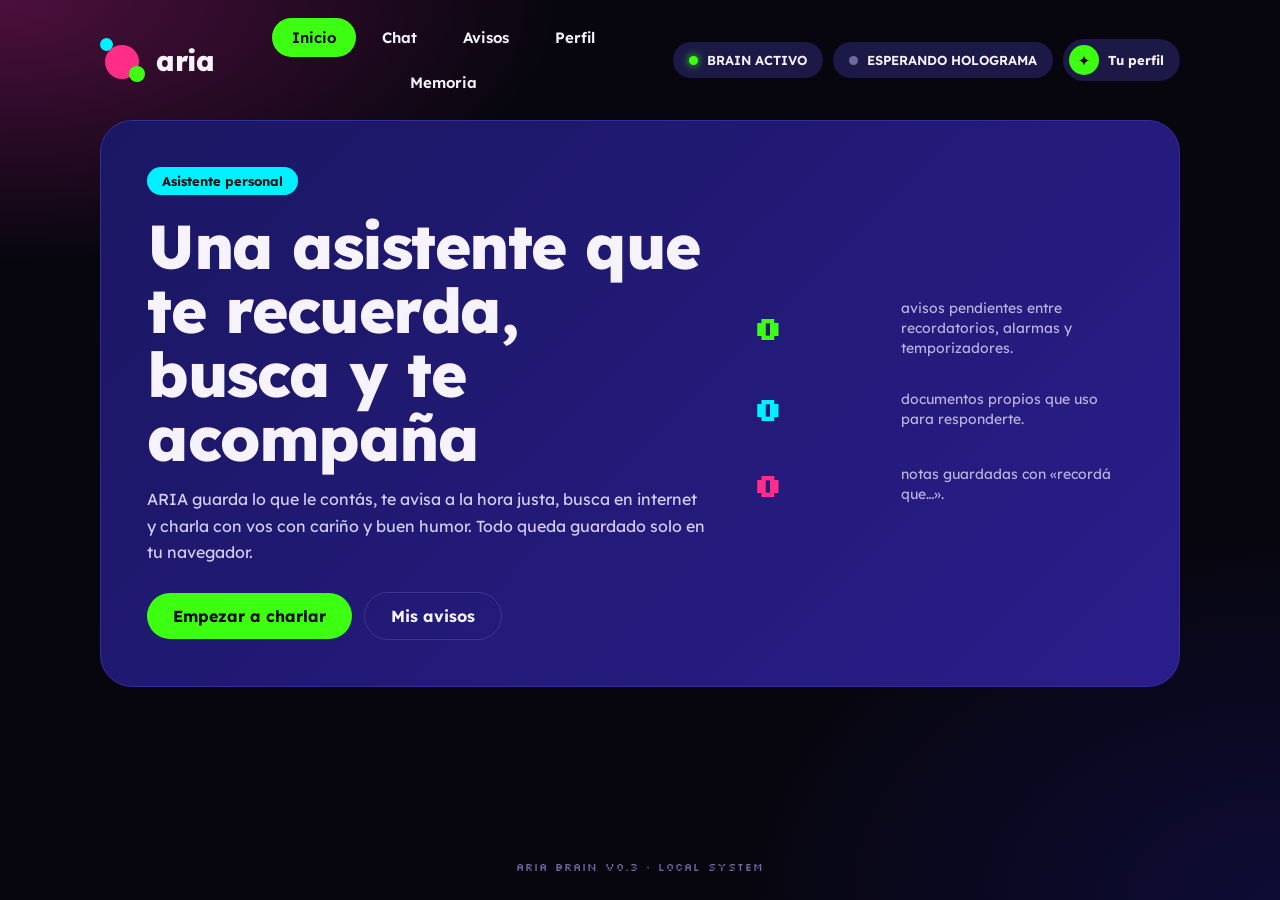
<file: brain/index.html>
<!DOCTYPE html>
<html lang="es">

<head>
    <meta charset="UTF-8">
    <meta name="viewport" content="width=device-width, initial-scale=1.0">
    <meta name="theme-color" content="#07060f">
    <title>ARIA · asistente personal</title>
    <link rel="preconnect" href="https://fonts.googleapis.com">
    <link rel="preconnect" href="https://fonts.gstatic.com" crossorigin>
    <link href="https://fonts.googleapis.com/css2?family=Lexend:wght@400;500;600;700;800&family=Silkscreen:wght@400;700&display=swap" rel="stylesheet">
    <link rel="stylesheet" href="./style.css">
</head>

<body>

    <main class="app">

        <header>
            <div class="brand">
                <span class="logo" aria-hidden="true"><i class="a"></i><i class="b"></i><i class="c"></i></span>
                <h1>aria</h1>
            </div>

            <nav class="tabs" role="tablist">
                <button type="button" class="tab active" data-tab="home">Inicio</button>
                <button type="button" class="tab" data-tab="chat">Chat</button>
                <button type="button" class="tab" data-tab="reminders">Avisos</button>
                <button type="button" class="tab" data-tab="profile">Perfil</button>
                <button type="button" class="tab" data-tab="knowledge">Memoria</button>
            </nav>

            <div class="chips">
                <span class="chip" id="brainChip"><i class="dot"></i><span id="brainStatus">INICIANDO</span></span>
                <span class="chip"><i class="dot off" id="holoDot"></i><span id="holoStatus">ESPERANDO HOLOGRAMA</span></span>
                <button type="button" class="chip user" id="userChip" data-go="profile">
                    <span class="avatar">✦</span><b id="userName">Tu perfil</b>
                </button>
            </div>
        </header>

        <!-- Aviso sonando -->
        <section id="ringBanner" class="ring" hidden>
            <span id="ringText">🔔</span>
            <div class="ring-actions">
                <button type="button" id="ringStop">Detener</button>
                <button type="button" id="ringSnooze" class="ghost">Posponer 5 min</button>
            </div>
        </section>

        <!-- INICIO -->
        <section class="panel active" id="panel-home">
            <div class="hero">
                <div class="hero-text">
                    <span class="tag">Asistente personal</span>
                    <h2>Una asistente que te recuerda, busca y te acompaña</h2>
                    <p>ARIA guarda lo que le contás, te avisa a la hora justa, busca en internet y charla con vos con cariño y buen humor. Todo queda guardado solo en tu navegador.</p>
                    <div class="row">
                        <button type="button" data-go="chat">Empezar a charlar</button>
                        <button type="button" class="ghost" data-go="reminders">Mis avisos</button>
                    </div>
                </div>

                <div class="stats">
                    <div class="stat"><b class="px green" id="stReminders">0</b><span>avisos pendientes entre recordatorios, alarmas y temporizadores.</span></div>
                    <div class="stat"><b class="px cyan" id="stDocs">0</b><span>documentos propios que uso para responderte.</span></div>
                    <div class="stat"><b class="px pink" id="stNotes">0</b><span>notas guardadas con «recordá que…».</span></div>
                </div>
            </div>
        </section>

        <!-- CHAT -->
        <section class="panel card" id="panel-chat">
            <section class="ai-bar">
                <span id="aiStatus">IA generativa: apagada</span>
                <progress id="aiProgress" max="1" value="0" hidden></progress>
                <button id="aiButton" type="button" class="ghost small">Activar IA generativa</button>
            </section>

            <section id="chat" class="chat" aria-live="polite"></section>

            <form id="messageForm">
                <input id="messageInput" type="text" placeholder="Escribime algo…" autocomplete="off" required>
                <button id="sendButton" type="submit">Enviar</button>
            </form>
        </section>

        <!-- AVISOS -->
        <section class="panel card" id="panel-reminders">
            <h2>Recordatorios, alarmas y temporizadores</h2>
            <p class="hint">También podés pedírmelos en el chat: «recordame mañana a las 8 llamar a mi hija».</p>
            <ul id="reminderList" class="list"></ul>

            <form id="reminderForm" class="stack-form">
                <select id="reminderKind" aria-label="Tipo">
                    <option value="reminder">🔔 Recordatorio</option>
                    <option value="alarm">⏰ Alarma</option>
                </select>
                <input id="reminderText" type="text" placeholder="¿Qué te recuerdo?" autocomplete="off">
                <input id="reminderWhen" type="datetime-local" required>
                <button type="submit">Agregar</button>
            </form>

            <div class="row">
                <button type="button" id="notifyButton" class="ghost">Activar avisos del navegador</button>
                <span id="notifyState" class="hint"></span>
            </div>
            <p class="hint">Las alarmas suenan mientras esta página esté abierta.</p>
        </section>

        <!-- PERFIL -->
        <section class="panel card" id="panel-profile">
            <h2>Tu perfil</h2>
            <p class="hint">Todo se guarda solo en este navegador. También lo aprendo charlando con vos.</p>
            <form id="profileForm" class="stack-form grid2">
                <label>Nombre <input id="pfName" type="text" autocomplete="off"></label>
                <label>Cómo querés que te diga <input id="pfNick" type="text" autocomplete="off"></label>
                <label>Cumpleaños <input id="pfBirthday" type="text" placeholder="ej.: 5 de mayo" autocomplete="off"></label>
                <label>Edad <input id="pfAge" type="text" inputmode="numeric" autocomplete="off"></label>
                <label>Ciudad <input id="pfCity" type="text" autocomplete="off"></label>
                <label>Cosas que te gustan (separadas por coma) <input id="pfLikes" type="text" autocomplete="off"></label>
                <label>Cosas que no te gustan <input id="pfDislikes" type="text" autocomplete="off"></label>
                <label class="wide">Otras notas sobre vos <textarea id="pfNotes" rows="3"></textarea></label>
                <div class="row wide">
                    <button type="submit">Guardar perfil</button>
                    <button type="button" id="pfReset" class="ghost danger">Borrar perfil</button>
                    <span id="pfSaved" class="hint"></span>
                </div>
            </form>
        </section>

        <!-- MEMORIA -->
        <section class="panel card" id="panel-knowledge">
            <h2>Memoria y documentos</h2>
            <p class="hint">Lo que agregues acá lo uso para responderte (por ejemplo: tus medicinas, recetas, teléfonos).</p>

            <form id="docForm" class="stack-form">
                <input id="docTitle" type="text" placeholder="Título (ej.: Mis medicinas)" autocomplete="off">
                <textarea id="docText" rows="5" placeholder="Pegá o escribí el texto acá…"></textarea>
                <div class="row">
                    <button type="submit">Guardar documento</button>
                    <label class="file">Subir .txt / .md / .csv<input id="docFile" type="file" accept=".txt,.md,.csv,.json,text/plain"></label>
                    <span id="docMsg" class="hint"></span>
                </div>
            </form>

            <h3>Documentos guardados</h3>
            <ul id="docList" class="list"></ul>

            <h3>Notas («recordá que…»)</h3>
            <ul id="noteList" class="list"></ul>
        </section>

        <footer>ARIA BRAIN v0.3 · LOCAL SYSTEM</footer>
    </main>

    <script type="module" src="./js/ui.js"></script>
</body>

</html>
</file>
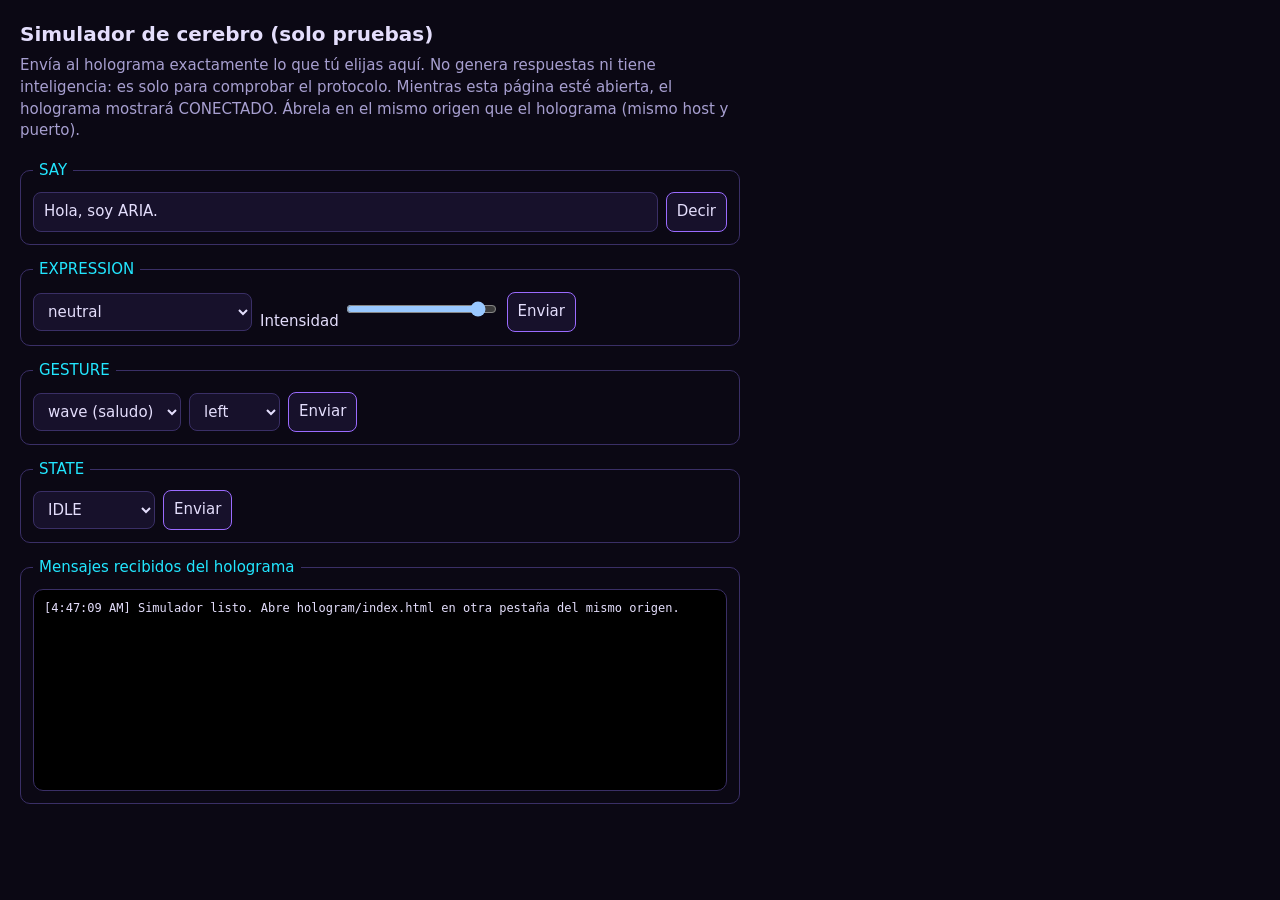
<file: link/test-brain.html>
<!DOCTYPE html>
<html lang="es">
<head>
  <meta charset="UTF-8">
  <meta name="viewport" content="width=device-width, initial-scale=1">
  <title>ARIA LINK · Simulador de cerebro (solo pruebas)</title>
  <style>
    :root { color-scheme: dark; }
    body { margin: 0; padding: 20px; max-width: 720px; background: #0b0814; color: #e4defc; font: 15px/1.45 "Segoe UI", system-ui, sans-serif; }
    h1 { font-size: 20px; margin: 0 0 6px; }
    p.note { margin: 0 0 18px; color: #a79fd0; }
    fieldset { margin: 0 0 14px; padding: 10px 12px 12px; border: 1px solid #3a2f66; border-radius: 10px; }
    legend { padding: 0 6px; color: #22e6ff; }
    .row { display: flex; flex-wrap: wrap; gap: 8px; align-items: center; }
    input[type="text"] { flex: 1 1 260px; min-width: 0; }
    input, select, button { font: inherit; padding: 8px 10px; color: #e4defc; background: #17112b; border: 1px solid #3a2f66; border-radius: 8px; }
    button { cursor: pointer; border-color: #9b6bff; }
    button:hover { background: #241a45; }
    button:focus-visible, input:focus-visible, select:focus-visible { outline: 2px solid #22e6ff; outline-offset: 2px; }
    pre { height: 180px; overflow: auto; margin: 0; padding: 10px; background: #000; border: 1px solid #3a2f66; border-radius: 10px; font-size: 12px; white-space: pre-wrap; }
  </style>
</head>
<body>
  <h1>Simulador de cerebro (solo pruebas)</h1>
  <p class="note">
    Envía al holograma exactamente lo que tú elijas aquí. No genera respuestas ni tiene inteligencia:
    es solo para comprobar el protocolo. Mientras esta página esté abierta, el holograma mostrará CONECTADO.
    Ábrela en el mismo origen que el holograma (mismo host y puerto).
  </p>

  <fieldset>
    <legend>SAY</legend>
    <div class="row">
      <input id="say-text" type="text" value="Hola, soy ARIA." aria-label="Texto que dirá ARIA">
      <button id="btn-say" type="button">Decir</button>
    </div>
  </fieldset>

  <fieldset>
    <legend>EXPRESSION</legend>
    <div class="row">
      <select id="expr-name" aria-label="Expresión">
        <option value="neutral">neutral</option>
        <option value="happy">happy (feliz)</option>
        <option value="sad">sad (triste)</option>
        <option value="surprised">surprised (sorprendida)</option>
        <option value="thinking">thinking (pensativa)</option>
        <option value="confused">confused (confundida)</option>
        <option value="angry">angry (enfadada)</option>
      </select>
      <label>Intensidad <input id="expr-int" type="range" min="0" max="1" step="0.1" value="1"></label>
      <button id="btn-expr" type="button">Enviar</button>
    </div>
  </fieldset>

  <fieldset>
    <legend>GESTURE</legend>
    <div class="row">
      <select id="gest-name" aria-label="Gesto">
        <option value="wave">wave (saludo)</option>
        <option value="nod">nod (asentir)</option>
        <option value="shake">shake (negar)</option>
        <option value="look">look (mirar)</option>
      </select>
      <select id="gest-dir" aria-label="Dirección de la mirada">
        <option value="left">left</option>
        <option value="right">right</option>
        <option value="up">up</option>
        <option value="down">down</option>
        <option value="center">center</option>
      </select>
      <button id="btn-gest" type="button">Enviar</button>
    </div>
  </fieldset>

  <fieldset>
    <legend>STATE</legend>
    <div class="row">
      <select id="state-name" aria-label="Estado">
        <option>IDLE</option>
        <option>LISTENING</option>
        <option>THINKING</option>
        <option>SPEAKING</option>
        <option>HAPPY</option>
        <option>ERROR</option>
      </select>
      <button id="btn-state" type="button">Enviar</button>
    </div>
  </fieldset>

  <fieldset>
    <legend>Mensajes recibidos del holograma</legend>
    <pre id="log" aria-live="polite"></pre>
  </fieldset>

  <script src="aria-link.js"></script>
  <script>
    (function () {
      var logEl = document.getElementById('log');
      function log(text) {
        var time = new Date().toLocaleTimeString();
        logEl.textContent += '[' + time + '] ' + text + '\n';
        logEl.scrollTop = logEl.scrollHeight;
      }

      var link = AriaLink.connect({
        onUserMessage: function (text) { log('USER_MESSAGE: ' + text); },
        onHologramReady: function (status) { log('HOLOGRAM_READY (estado: ' + status.state + ', VRM cargado: ' + status.vrmLoaded + ')'); },
        onHologramStatus: function (status) { /* llega cada pocos segundos; no se registra para no llenar el log */ },
      });

      function $(id) { return document.getElementById(id); }
      $('btn-say').addEventListener('click', function () { link.say($('say-text').value); log('→ SAY'); });
      $('btn-expr').addEventListener('click', function () {
        link.expression($('expr-name').value, Number($('expr-int').value));
        log('→ EXPRESSION ' + $('expr-name').value);
      });
      $('btn-gest').addEventListener('click', function () {
        var name = $('gest-name').value;
        link.gesture(name, name === 'look' ? $('gest-dir').value : undefined);
        log('→ GESTURE ' + name);
      });
      $('btn-state').addEventListener('click', function () { link.state($('state-name').value); log('→ STATE ' + $('state-name').value); });

      log('Simulador listo. Abre hologram/index.html en otra pestaña del mismo origen.');
    })();
  </script>
</body>
</html>
</file>
<file: brain/style.css>
/* ARIA BRAIN · estética neón sobre fondo oscuro (verde, cian, rosa e índigo) */

:root {
    --bg: #07060f;
    --ink: #f6f3ff;
    --muted: #b9b3dc;
    --green: #3dff12;
    --cyan: #00f0ff;
    --pink: #ff2d87;
    --line: #3a3590;
    --chip: #1c1946;
    --field: #0d0b2b;
    --card-a: #16144f;
    --card-b: #221a7c;
    --display: "Lexend", "Segoe UI", system-ui, sans-serif;
    --pixel: "Silkscreen", "Courier New", monospace;
}

* { box-sizing: border-box; }

html, body { margin: 0; min-height: 100%; }

body {
    font-family: var(--display);
    color: var(--ink);
    background:
        radial-gradient(900px 420px at 0% 0%, #4d0f3d 0%, transparent 62%),
        radial-gradient(900px 600px at 100% 100%, #1a137066 0%, transparent 60%),
        var(--bg);
    background-attachment: fixed;
}

.app {
    max-width: 1120px;
    margin: 0 auto;
    padding: 18px 20px 26px;
    min-height: 100dvh;
    display: flex;
    flex-direction: column;
    gap: 18px;
}

/* ---------- encabezado ---------- */

header { display: flex; align-items: center; gap: 18px; flex-wrap: wrap; }

.brand { display: flex; align-items: center; gap: 10px; }
.logo { position: relative; width: 46px; height: 44px; flex: none; }
.logo i { position: absolute; border-radius: 50%; }
.logo .a { width: 34px; height: 34px; background: var(--pink); left: 5px; top: 7px; }
.logo .b { width: 13px; height: 13px; background: var(--cyan); left: 0; top: 0; }
.logo .c { width: 16px; height: 16px; background: var(--green); right: 1px; bottom: 0; }
.brand h1 { margin: 0; font-size: 28px; font-weight: 800; letter-spacing: -0.5px; }

.tabs { display: flex; gap: 6px; flex: 1; justify-content: center; flex-wrap: wrap; }

.tab {
    position: relative;
    padding: 10px 20px;
    background: transparent;
    color: var(--ink);
    font-weight: 600;
    font-size: 15px;
}
.tab:hover { background: #ffffff14; }
.tab.active { background: var(--green); color: #07060f; }
.tab.has-new::after {
    content: "";
    position: absolute;
    top: 6px; right: 8px;
    width: 9px; height: 9px;
    border-radius: 50%;
    background: var(--pink);
    box-shadow: 0 0 10px var(--pink);
}

.chips { display: flex; gap: 10px; align-items: center; }

.chip {
    display: inline-flex;
    align-items: center;
    gap: 9px;
    padding: 10px 16px;
    border-radius: 999px;
    background: var(--chip);
    color: var(--ink);
    font-size: 13px;
    font-weight: 600;
}
.chip .dot { width: 9px; height: 9px; border-radius: 50%; background: var(--green); box-shadow: 0 0 8px var(--green); }
.chip .dot.off { background: #6f69a3; box-shadow: none; }
.chip.user { padding: 6px 16px 6px 6px; border: 0; }
.avatar {
    display: grid; place-items: center;
    width: 30px; height: 30px;
    border-radius: 50%;
    background: var(--green);
    color: #07060f;
    font-size: 15px;
}

/* ---------- botones y campos ---------- */

button {
    font: inherit;
    font-weight: 700;
    cursor: pointer;
    border: 0;
    border-radius: 999px;
    padding: 13px 26px;
    background: var(--green);
    color: #07060f;
    transition: transform 0.12s, filter 0.12s;
}
button:hover:not(:disabled) { filter: brightness(1.08); transform: translateY(-1px); }
button:disabled { opacity: 0.5; cursor: not-allowed; }
button.ghost { background: transparent; color: var(--ink); border: 1.5px solid var(--line); }
button.ghost:hover:not(:disabled) { border-color: var(--cyan); }
button.ghost.danger { color: #ffb0c8; border-color: #8a2a52; }
button.small { padding: 7px 16px; font-size: 13px; }
.chip.user:hover { filter: brightness(1.2); transform: none; }

input, textarea, select {
    font: inherit;
    width: 100%;
    min-width: 0;
    padding: 13px 16px;
    background: var(--field);
    color: var(--ink);
    border: 1.5px solid #34308a;
    border-radius: 18px;
    outline: none;
}
input::placeholder, textarea::placeholder { color: #8c86b8; }
input:focus, textarea:focus, select:focus { border-color: var(--cyan); box-shadow: 0 0 0 3px #00f0ff22; }
textarea { resize: vertical; }

.row { display: flex; flex-wrap: wrap; align-items: center; gap: 12px; }
.hint { color: var(--muted); font-size: 13px; margin: 2px 0 12px; }

/* ---------- paneles ---------- */

.panel { display: none; flex: 1; min-height: 0; flex-direction: column; }
.panel.active { display: flex; }

.card {
    padding: 26px;
    border-radius: 28px;
    background: linear-gradient(135deg, var(--card-a), var(--card-b));
    border: 1px solid #2f2a96;
}
.card h2 { margin: 0 0 6px; font-size: 24px; font-weight: 700; }
.card h3 { margin: 22px 0 8px; font-size: 15px; color: #d8d2ff; }

/* ---------- inicio ---------- */

.hero {
    display: grid;
    grid-template-columns: minmax(0, 1.5fr) minmax(0, 1fr);
    gap: 36px;
    align-items: center;
    padding: 46px;
    border-radius: 32px;
    background: linear-gradient(135deg, #1a1762 0%, #2a1d8b 100%);
    border: 1px solid #332e9e;
}

.tag {
    display: inline-block;
    padding: 6px 15px;
    border-radius: 999px;
    background: var(--cyan);
    color: #031319;
    font-size: 13px;
    font-weight: 700;
}

.hero h2 { margin: 20px 0 16px; font-size: clamp(34px, 5.4vw, 62px); line-height: 1.03; font-weight: 800; letter-spacing: -1.5px; }
.hero p { color: #d4cff6; line-height: 1.65; font-size: 16px; margin: 0 0 26px; max-width: 560px; }

.stats { display: flex; flex-direction: column; gap: 26px; }
.stat { display: grid; grid-template-columns: 130px 1fr; gap: 18px; align-items: center; color: var(--muted); font-size: 14px; line-height: 1.45; }
.px { font-family: var(--pixel); font-size: 34px; font-weight: 700; }
.px.green { color: var(--green); }
.px.cyan { color: var(--cyan); }
.px.pink { color: var(--pink); }

/* ---------- chat ---------- */

#panel-chat { height: calc(100dvh - 150px); min-height: 440px; }

.ai-bar { display: flex; flex-wrap: wrap; align-items: center; gap: 12px; padding-bottom: 14px; color: var(--muted); font-size: 13px; }
.ai-bar span { flex: 1; min-width: 160px; }
.ai-bar progress { width: 140px; accent-color: var(--green); }

.chat {
    flex: 1;
    min-height: 0;
    overflow-y: auto;
    display: flex;
    flex-direction: column;
    gap: 12px;
    padding: 4px 4px 12px;
    scrollbar-width: thin;
    scrollbar-color: #4b44b8 transparent;
}

.message {
    max-width: min(78%, 620px);
    padding: 13px 18px;
    border-radius: 22px;
    line-height: 1.5;
    white-space: pre-wrap;
    overflow-wrap: anywhere;
    animation: pop 0.18s ease-out;
}
.message.aria { align-self: flex-start; background: #2a2490; border: 1px solid #4038b8; border-bottom-left-radius: 6px; }
.message.user { align-self: flex-end; background: var(--green); color: #07060f; font-weight: 500; border-bottom-right-radius: 6px; }
.message.typing { opacity: 0.6; letter-spacing: 4px; }

.message .actions { display: flex; flex-wrap: wrap; gap: 8px; margin-top: 10px; }
.message .actions a {
    padding: 6px 14px;
    border: 1.5px solid var(--cyan);
    border-radius: 999px;
    color: var(--ink);
    font-size: 13px;
    text-decoration: none;
}
.message .actions a:hover { background: #00f0ff22; }

#messageForm { display: flex; gap: 10px; margin-top: 12px; }
#messageInput { border-radius: 999px; padding: 14px 22px; }

/* ---------- avisos, perfil y memoria ---------- */

.stack-form { display: flex; flex-direction: column; gap: 12px; margin: 10px 0 14px; }
.stack-form label { display: flex; flex-direction: column; gap: 6px; font-size: 13px; color: #d8d2ff; }
.stack-form.grid2 { display: grid; grid-template-columns: 1fr 1fr; gap: 14px; }
.grid2 .wide { grid-column: 1 / -1; }

.file {
    display: inline-block;
    padding: 12px 18px;
    border: 1.5px dashed var(--line);
    border-radius: 999px;
    cursor: pointer;
    font-size: 14px;
}
.file:hover { border-color: var(--cyan); }
.file input { display: none; }

.list { list-style: none; margin: 4px 0; padding: 0; display: flex; flex-direction: column; gap: 10px; }
.list li {
    display: flex; align-items: center; justify-content: space-between; gap: 12px;
    padding: 12px 16px;
    background: #0d0b2baa;
    border: 1px solid #2f2a96;
    border-radius: 18px;
    font-size: 14.5px;
    overflow-wrap: anywhere;
}
.list li.empty { justify-content: center; color: var(--muted); border-style: dashed; }

/* ---------- aviso sonando ---------- */

.ring {
    display: flex; align-items: center; justify-content: space-between; flex-wrap: wrap; gap: 12px;
    padding: 14px 20px;
    border-radius: 22px;
    background: linear-gradient(135deg, #1f7a1255, #00f0ff2a);
    border: 1.5px solid var(--green);
    animation: glow 1.2s ease-in-out infinite;
}
.ring[hidden] { display: none; }
.ring-actions { display: flex; gap: 8px; }

footer { margin-top: auto; padding-top: 6px; text-align: center; color: #6f69a3; font-family: var(--pixel); font-size: 11px; letter-spacing: 1px; }

@keyframes pop { from { opacity: 0; transform: translateY(6px); } }
@keyframes glow { 50% { box-shadow: 0 0 26px #3dff1244; } }

/* ---------- pantallas chicas ---------- */

@media (max-width: 820px) {
    .app { padding: 14px 14px 22px; gap: 14px; }
    header { gap: 12px; }
    .tabs { order: 3; flex-basis: 100%; justify-content: flex-start; flex-wrap: nowrap; overflow-x: auto; scrollbar-width: none; }
    .tab { padding: 9px 16px; font-size: 14px; flex: none; }
    .chips { margin-left: auto; flex-wrap: wrap; justify-content: flex-end; }
    .chip { padding: 8px 12px; font-size: 12px; }
    .hero { grid-template-columns: 1fr; padding: 28px 22px; gap: 28px; }
    .stat { grid-template-columns: 100px 1fr; }
    .px { font-size: 28px; }
    .card { padding: 18px; border-radius: 24px; }
    .stack-form.grid2 { grid-template-columns: 1fr; }
    #panel-chat { height: calc(100dvh - 190px); }
    .message { max-width: 88%; }
}

/* ============ Modo incrustado (panel de chat sobre el holograma) ============ */

body.embed { background: #070914; }
.embed .app { max-width: none; height: 100dvh; min-height: 0; padding: 10px; gap: 10px; overflow: hidden; }
.embed header { gap: 8px; }
.embed .brand h1 { font-size: 20px; }
.embed .logo { transform: scale(0.75); transform-origin: left center; width: 36px; }
.embed .tabs { order: 3; flex-basis: 100%; justify-content: flex-start; flex-wrap: nowrap; overflow-x: auto; scrollbar-width: none; }
.embed .tab { flex: none; padding: 7px 14px; font-size: 13px; }
.embed .tab[data-tab="home"], .embed #brainChip, .embed #userName { display: none; }
.embed .chips { margin-left: auto; }
.embed .chip { padding: 6px 11px; font-size: 10.5px; }
.embed .chip.user { padding: 4px; }
.embed .panel.card { flex: 1; min-height: 0; padding: 14px; border-radius: 18px; overflow-y: auto; }
.embed #panel-chat { height: auto; min-height: 0; overflow: hidden; }
.embed .message { max-width: 92%; font-size: 14px; }
.embed .stack-form.grid2 { grid-template-columns: 1fr; }
.embed .card h2 { font-size: 18px; }
.embed footer { display: none; }
.embed .ring { padding: 10px 14px; border-radius: 16px; font-size: 13px; }
</file>
